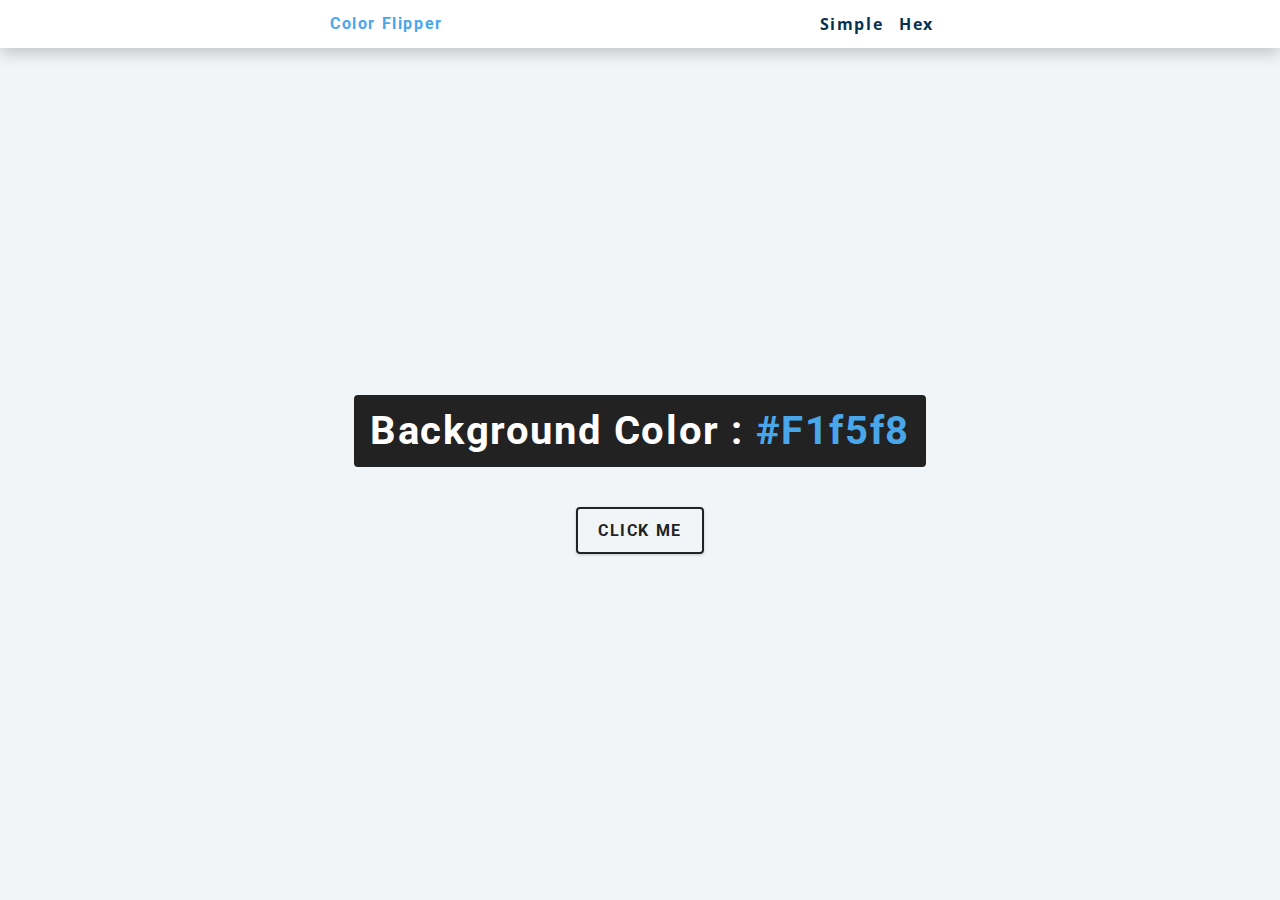
<file: Color_picker/index.html>
<!DOCTYPE html>
<html lang="en">
  <head>
    <meta charset="UTF-8" />
    <meta name="viewport" content="width=device-width, initial-scale=1.0" />
    <title>Color_picker</title>
    <link rel="stylesheet" href="style.css" />
  </head>
  <body>
    <nav>
      <div class="nav-center">
        <h4>color flipper</h4>
        <ul class="nav-links">
          <li>
            <a href="index.html">simple</a>
          </li>
          <li>
            <a href="hex.html">hex</a>
          </li>
        </ul>
      </div>
    </nav>

    <main>
      <div class="container">
        <h2>background color : <span class="color"> #f1f5f8 </span></h2>
        <button class="btn btn-hero" id="btn">click me</button>
      </div>
    </main>
    <script src="app.js"></script>
  </body>
</html>
</file>
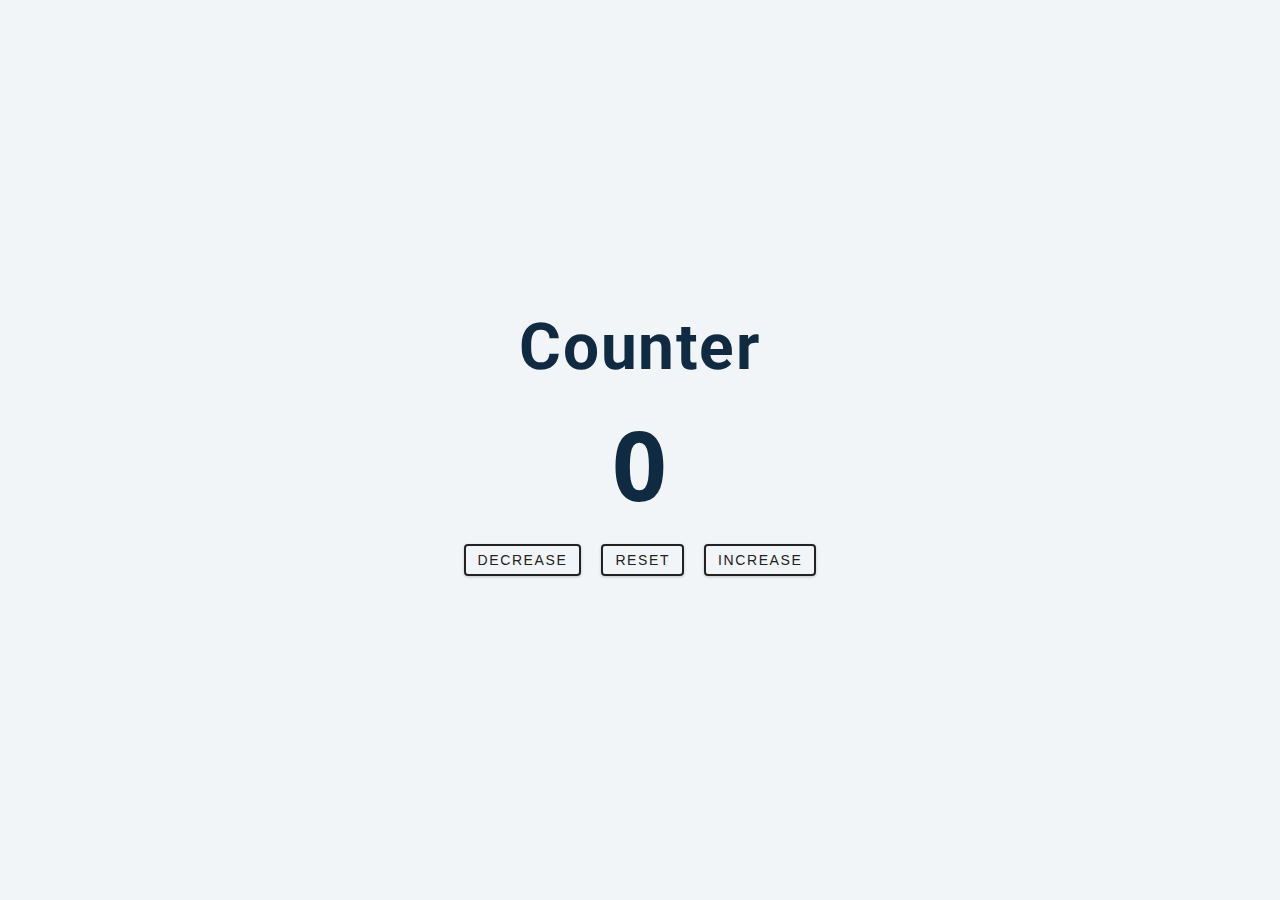
<file: Counter/index.html>
<!DOCTYPE html>
<html lang="en">
  <head>
    <meta charset="UTF-8" />
    <meta name="viewport" content="width=device-width, initial-scale=1.0" />
    <title>Counter</title>

    <!-- styles -->
    <link rel="stylesheet" href="style.css" />
  </head>
  <body>
    <main>
        <div class="container">
            <h1>Counter</h1>
            <span id="value">0</span>
            <div class="button-container">
                <button class="btn decrease">decrease</button>
                <button class="btn reset">reset</button>
                <button class="btn increase">increase</button>
            </div>
        </div>
    </main>
    <script src="app.js"></script>
  </body>
</html>
</file>
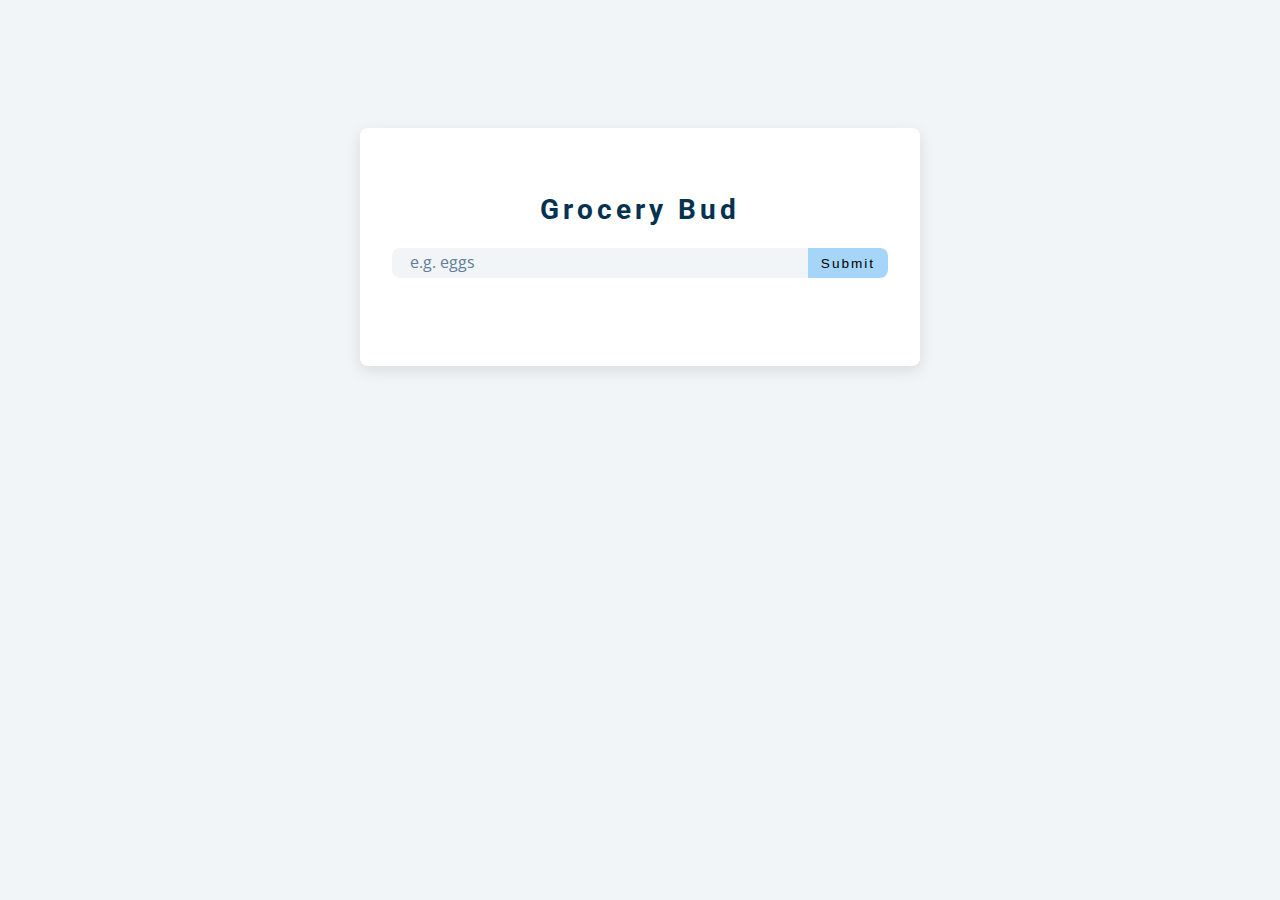
<file: Grocery/index.html>
<!DOCTYPE html>
<html lang="en">
  <head>
    <meta charset="UTF-8" />
    <meta name="viewport" content="width=device-width, initial-scale=1.0" />
    <title>Grocery Bud</title>
    <!-- font-awesome -->
    <link
      rel="stylesheet"
      href="https://cdnjs.cloudflare.com/ajax/libs/font-awesome/5.14.0/css/all.min.css"
    />
    <!-- styles -->
    <link rel="stylesheet" href="styles.css" />
  </head>
  <body>
    <section class="section-center">
      <!-- form -->
      <form class="grocery-form">
        <p class="alert"></p>
        <h3>grocery bud</h3>
        <div class="form-control">
          <input type="text" id="grocery" placeholder="e.g. eggs" />
          <button type="submit" class="submit-btn">submit</button>
        </div>
      </form>
      <!-- list -->
      <div class="grocery-container">
        <div class="grocery-list">
          
        </div>
        <button class="clear-btn">clear items</button>
      </div>
    </section>
    <!-- javascript -->
    <script src="app.js"></script>
  </body>
</html>
</file>
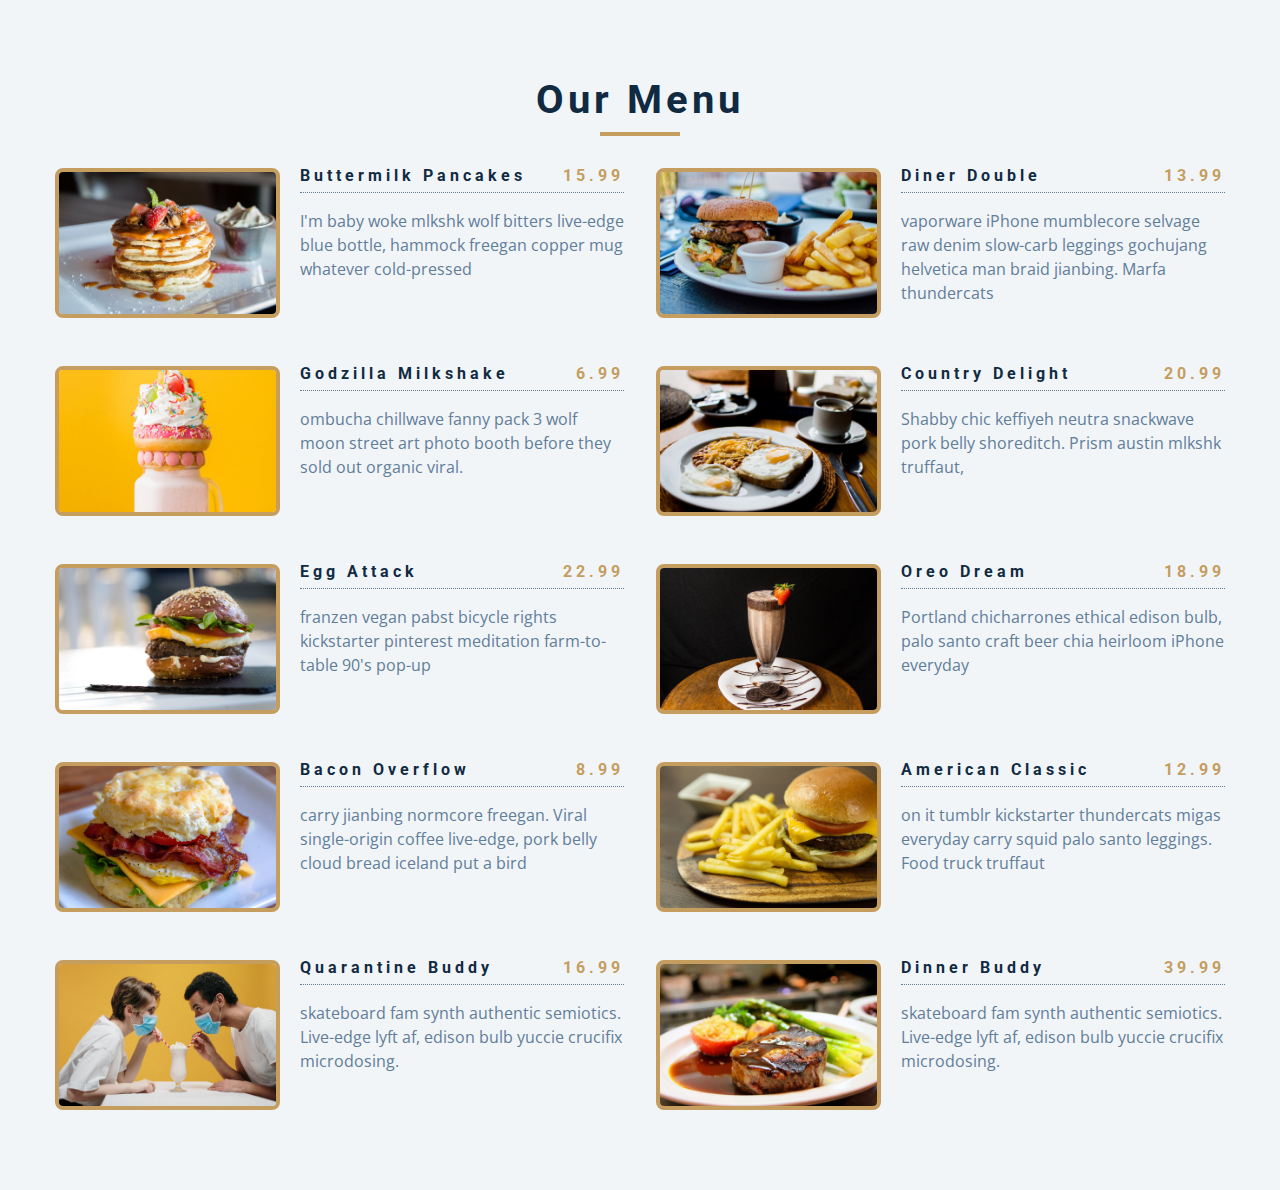
<file: Menu/index.html>
<!DOCTYPE html>
<html lang="en">
  <head>
    <meta charset="UTF-8" />
    <meta name="viewport" content="width=device-width, initial-scale=1.0" />
    <title>Starter</title>
    <!-- font-awesome -->
    <link
      rel="stylesheet"
      href="https://cdnjs.cloudflare.com/ajax/libs/font-awesome/5.14.0/css/all.min.css"
    />
    <!-- styles -->
    <link rel="stylesheet" href="styles.css" />
  </head>
  <body>
    <section class="menu">
      <div class="title">
        <h2>our menu</h2>
        <div class="underline"></div>
      </div>

      <!-- Category -->
      <!-- <div class="btn-container">
        <button class="filter-btn" type="button" data-id="all">all</button>
        <button class="filter-btn" type="button" data-id="breakfast">breakfast</button>
        <button class="filter-btn" type="button" data-id="lunch">lunch</button>
        <button class="filter-btn" type="button" data-id="shakes">shakes</button>
      </div> -->



      <!-- Menu items -->
      <div class="section-center">
        <!-- <article class="menu-item">
          <img src="./menu-item.jpeg" class="photo" alt="menu-item" />
          <div class="item-info">
            <header>
              <h4>buttermilk pancakes</h4>
              <h4 class="price">$15</h4>
            </header>
            <p class="item-text">
              Lorem ipsum dolor sit amet, is impedit autem! Velit libero perspiciatis nemo
              eaque quos esse! Unde cum eius vitae molestias a, ullam quia nemo?
            </p>
          </div>
        </article> -->
      </div>
    </section>
    <!-- javascript -->
    <script src="app.js"></script>
  </body>
</html>
</file>
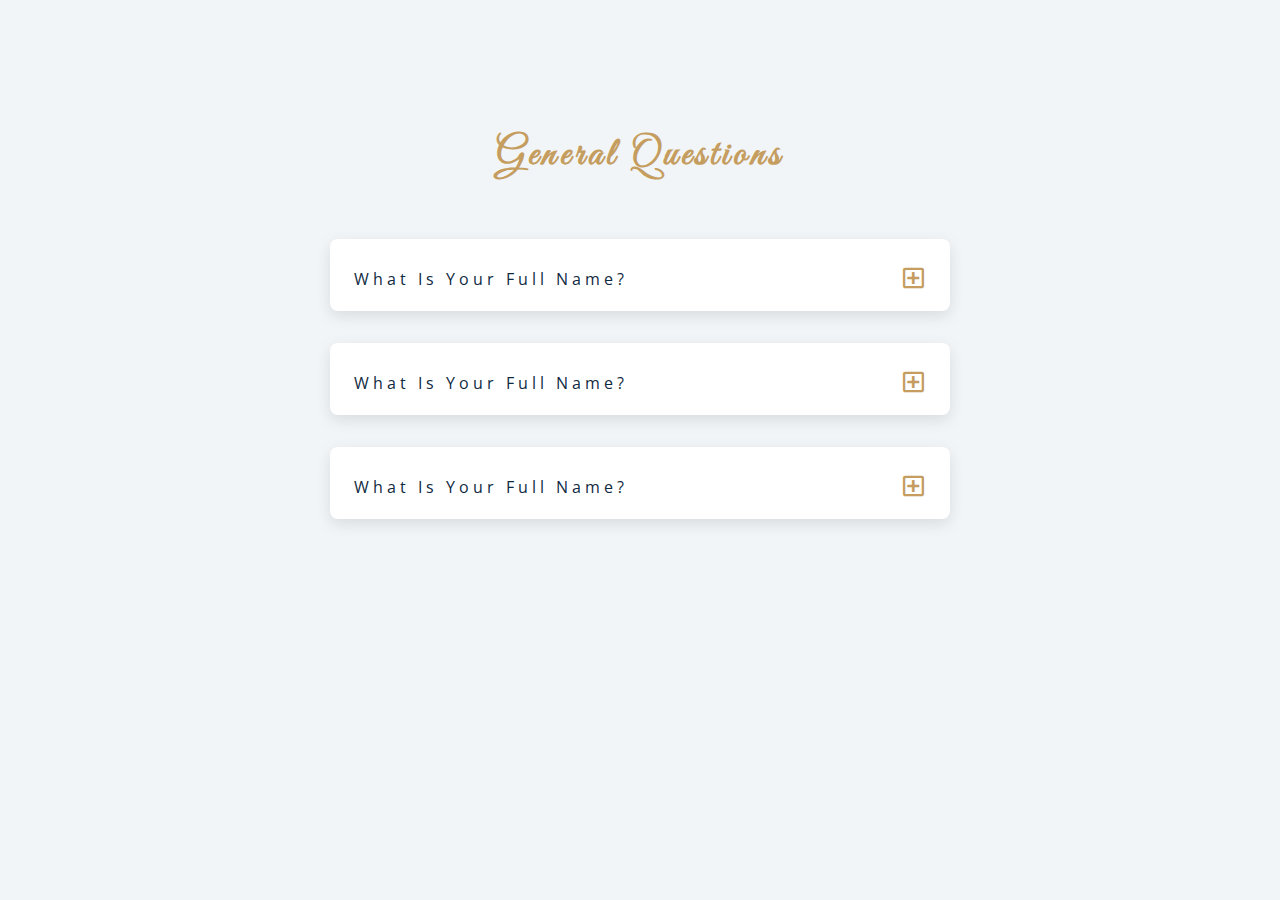
<file: Questions/index.html>
<!DOCTYPE html>
<html lang="en">
  <head>
    <meta charset="UTF-8" />
    <meta name="viewport" content="width=device-width, initial-scale=1.0" />
    <title>Q & A</title>
    <!-- font-awesome -->
    <link
      rel="stylesheet"
      href="https://cdnjs.cloudflare.com/ajax/libs/font-awesome/5.14.0/css/all.min.css"
    />
    <!-- extra fonts -->
    <link
      href="https://fonts.googleapis.com/css?family=Great+Vibes&display=swap"
      rel="stylesheet"
    />
    <!-- styles -->
    <link rel="stylesheet" href="styles.css" />
  </head>
  <body>
    <section class="questions">
      <div class="title">
        <h2>general questions</h2>
      </div>
      <div class="section-center">
        <article class="question">
          <div class="question-title">
            <p>what is your full name?</p>
            <button type="button" class="question-btn">
              <span class="plus-icon">
                <i class="far fa-plus-square"> </i>
              </span>
              <span class="minus-icon">
                <i class="far fa-minus-square"> </i>
              </span>
            </button>
          </div>
          <div class="question-text">
            <p>
              Lorem ipsum dolor, sit amet consectetur adipisicing elit. Illo
              minima sunt eos, commodi ab ipsum vitae rerum ipsa! Esse
              laboriosam nulla quisquam pariatur error beatae minus excepturi id
              accusamus temporibus. Dolorum hic earum cumque optio ex esse sit
              fuga nihil cum possimus ipsum enim veritatis molestia
            </p>
          </div>
        </article>
        <article class="question">
          <div class="question-title">
            <p>what is your full name?</p>
            <button type="button" class="question-btn">
              <span class="plus-icon">
                <i class="far fa-plus-square"> </i>
              </span>
              <span class="minus-icon">
                <i class="far fa-minus-square"> </i>
              </span>
            </button>
          </div>
          <div class="question-text">
            <p>
              Lorem ipsum dolor, sit amet consectetur adipisicing elit. Illo
              minima sunt eos, commodi ab ipsum vitae rerum ipsa! Esse
              laboriosam nulla quisquam pariatur error beatae minus excepturi id
              accusamus temporibus. Dolorum hic earum cumque optio ex esse sit
              fuga nihil cum possimus ipsum enim veritatis molestia
            </p>
          </div>
        </article>
        <article class="question">
          <div class="question-title">
            <p>what is your full name?</p>
            <button type="button" class="question-btn">
              <span class="plus-icon">
                <i class="far fa-plus-square"> </i>
              </span>
              <span class="minus-icon">
                <i class="far fa-minus-square"> </i>
              </span>
            </button>
          </div>
          <div class="question-text">
            <p>
              Lorem ipsum dolor, sit amet consectetur adipisicing elit. Illo
              minima sunt eos, commodi ab ipsum vitae rerum ipsa! Esse
              laboriosam nulla quisquam pariatur error beatae minus excepturi id
              accusamus temporibus. Dolorum hic earum cumque optio ex esse sit
              fuga nihil cum possimus ipsum enim veritatis molestia
            </p>
          </div>
        </article>
      </div>
    </section>
    <!-- javascript -->
    <script src="app.js"></script>
  </body>
</html>
</file>
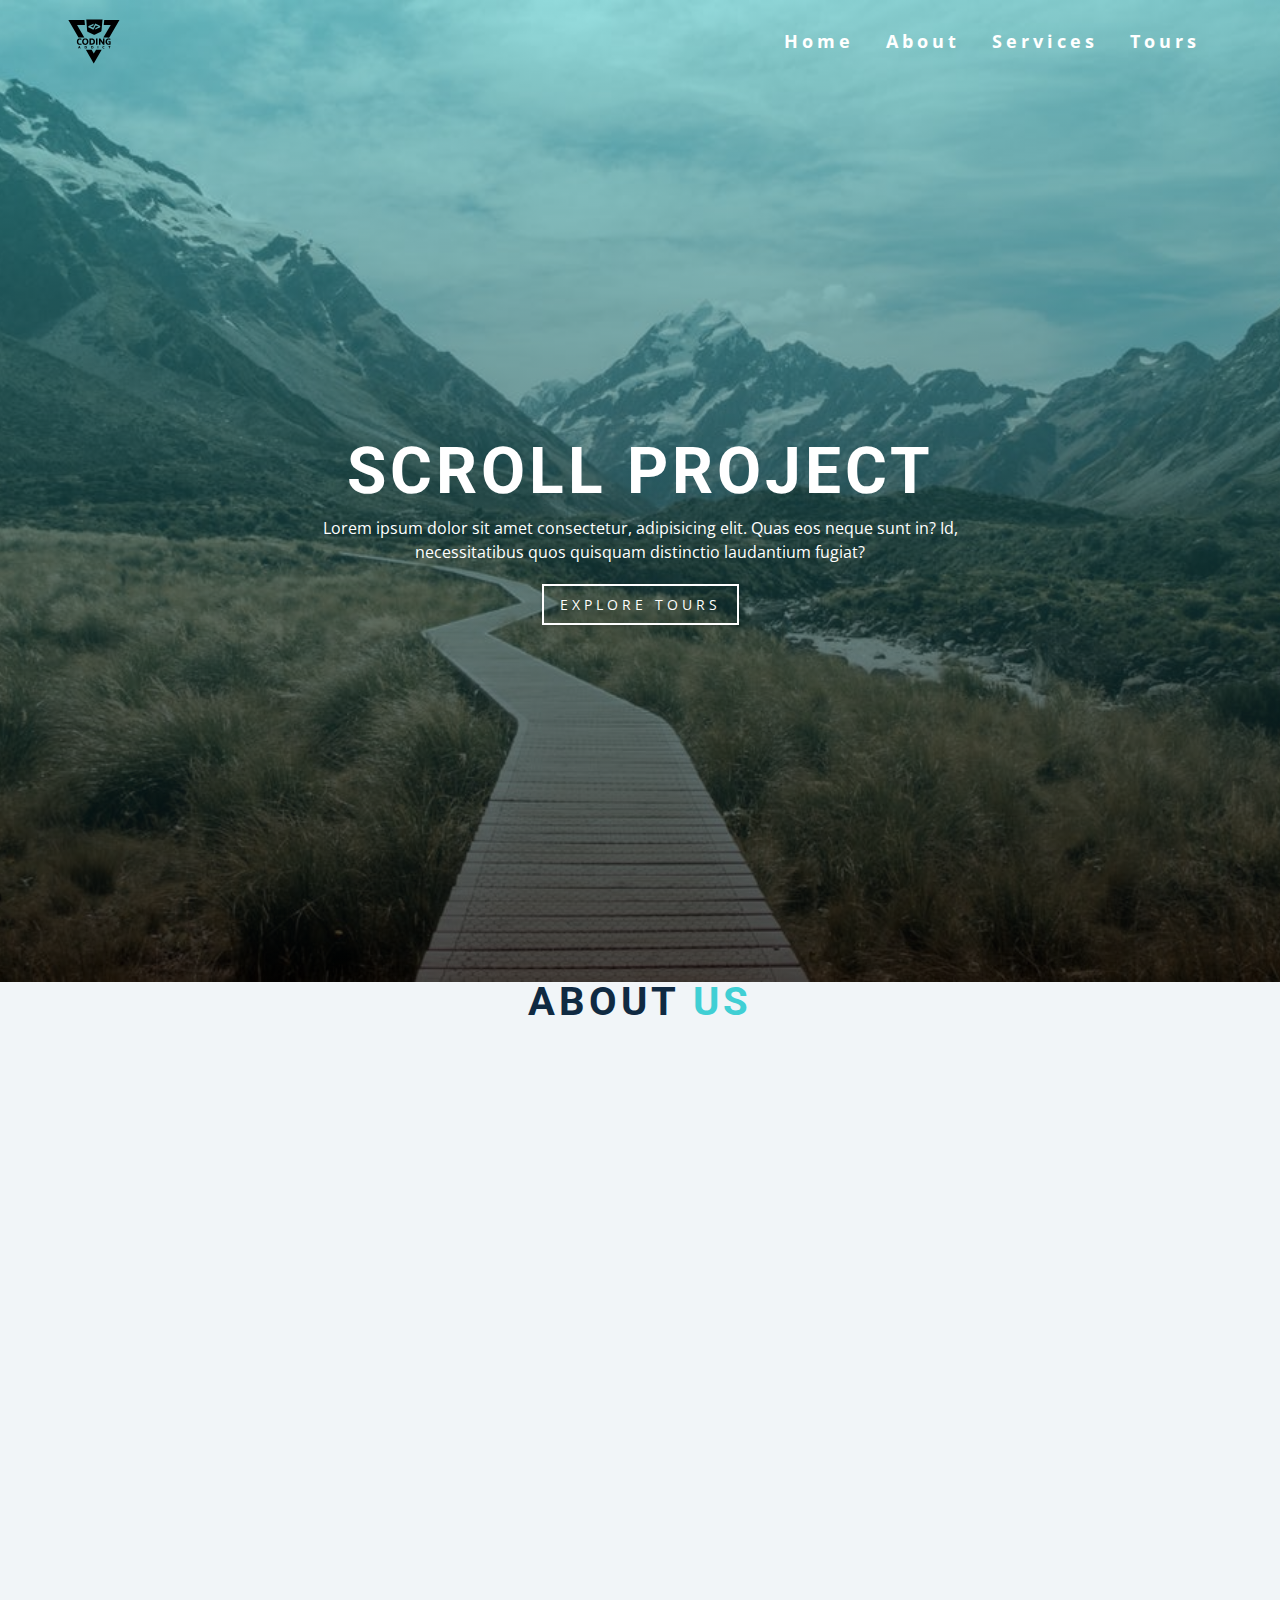
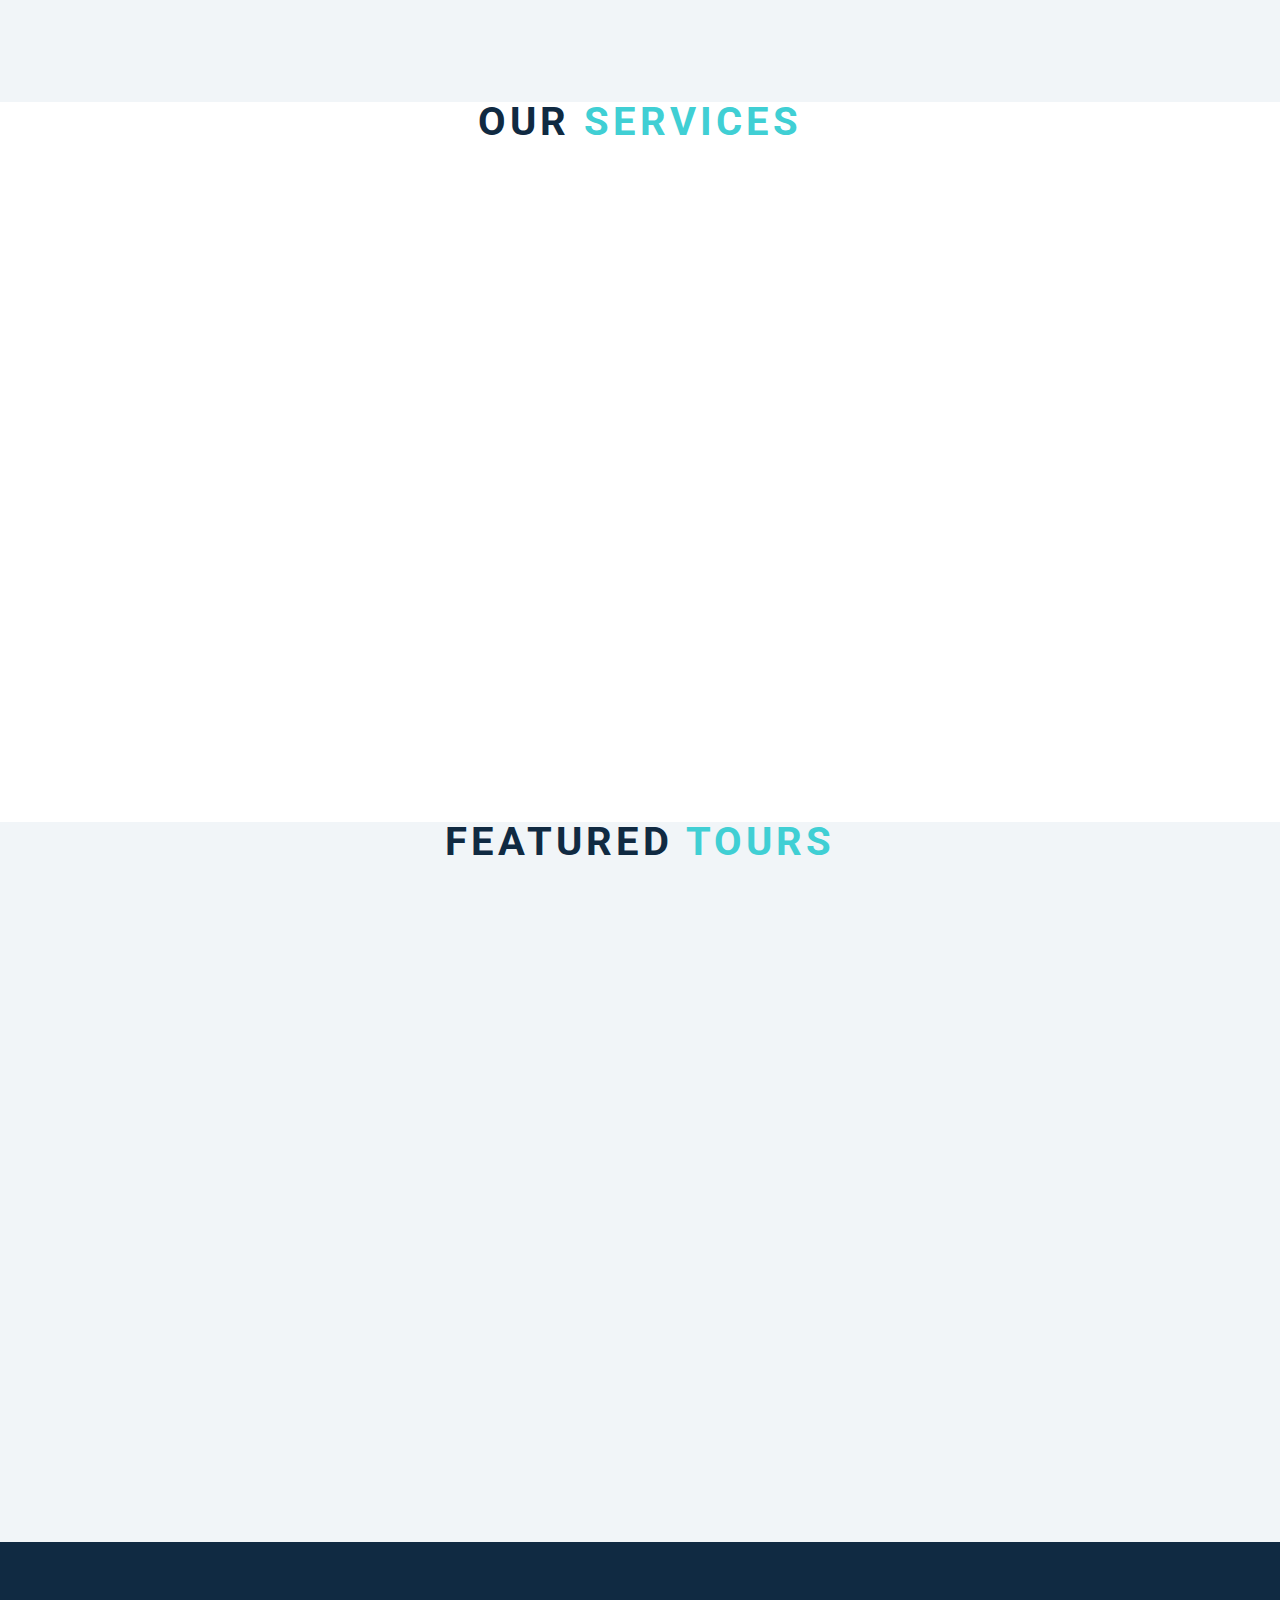
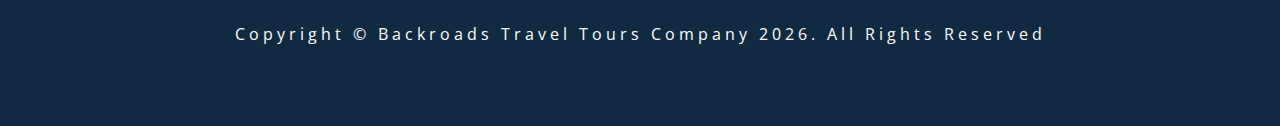
<file: Scroll/index.html>
<!DOCTYPE html>
<html lang="en">
  <head>
    <meta charset="UTF-8" />
    <meta name="viewport" content="width=device-width, initial-scale=1.0" />
    <title>Scroll</title>
    <!-- font-awesome -->
    <link
      rel="stylesheet"
      href="https://cdnjs.cloudflare.com/ajax/libs/font-awesome/5.14.0/css/all.min.css"
    />
    <!-- styles -->
    <link rel="stylesheet" href="styles.css" />
  </head>
  <body>
    <header id="home">
      <!-- navbar -->
      <nav id="nav">
        <div class="nav-center">
          <!-- nav header -->
          <div class="nav-header">
            <img src="./logo.svg" class="logo" alt="logo" />
            <button class="nav-toggle">
              <i class="fas fa-bars"></i>
            </button>
          </div>
          <!-- links -->
          <div class="links-container">
            <ul class="links">
              <li>
                <a href="#home" class="scroll-link">home</a>
              </li>
              <li>
                <a href="#about" class="scroll-link">about</a>
              </li>
              <li>
                <a href="#services" class="scroll-link">services</a>
              </li>
              <li>
                <a href="#tours" class="scroll-link">tours</a>
              </li>
            </ul>
          </div>
        </div>
      </nav>
      <!-- banner -->
      <div class="banner">
        <div class="container">
          <h1>scroll project</h1>
          <p>
            Lorem ipsum dolor sit amet consectetur, adipisicing elit. Quas eos
            neque sunt in? Id, necessitatibus quos quisquam distinctio
            laudantium fugiat?
          </p>
          <a href="#tours" class="scroll-link btn btn-white">explore tours</a>
        </div>
      </div>
    </header>
    <!-- about -->
    <section id="about" class="section">
      <div class="title">
        <h2>about <span>us</span></h2>
      </div>
    </section>
    <!-- services -->
    <section id="services" class="section">
      <div class="title">
        <h2>our <span>services</span></h2>
      </div>
    </section>
    <!-- contact -->
    <section id="tours" class="section">
      <div class="title">
        <h2>featured <span>tours</span></h2>
      </div>
    </section>
    <!-- footer -->
    <footer class="section">
      <p>
        copyright &copy; backroads travel tours company
        <span id="date"></span>. all rights reserved
      </p>
    </footer>
    <a class="scroll-link top-link" href="#home">
      <i class="fas fa-arrow-up"></i>
    </a>
    <!-- javascript -->
    <script src="app.js"></script>
  </body>
</html>
</file>
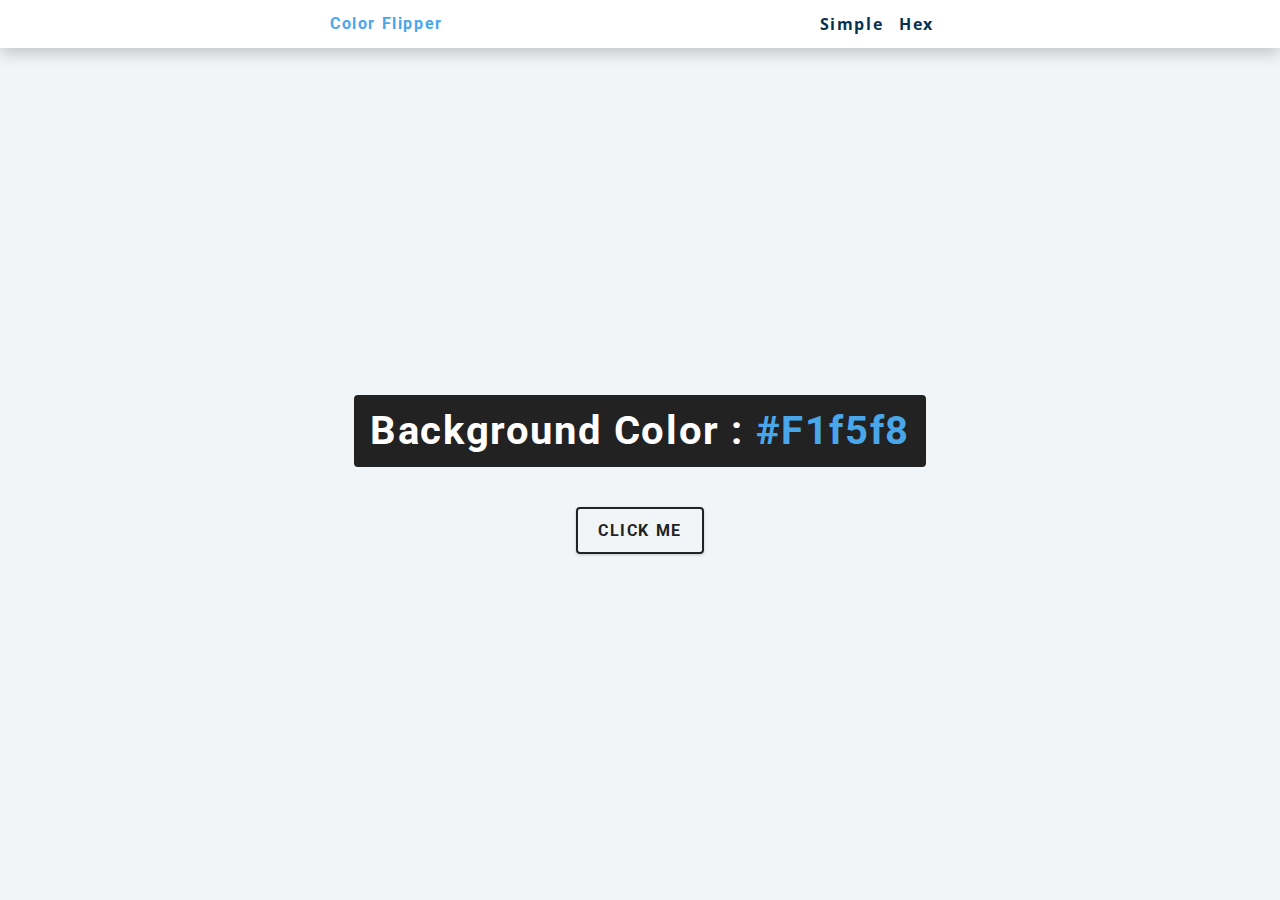
<file: Color_picker/hex.html>
<!DOCTYPE html>
<html lang="en">
  <head>
    <meta charset="UTF-8" />
    <meta name="viewport" content="width=device-width, initial-scale=1.0" />
    <title>Color Flipper || Hex</title>

    <!-- styles -->
    
    <link rel="stylesheet" href="style.css" />
  </head>

  <body>
    <nav>
      <div class="nav-center">
        <h4>color flipper</h4>
        <ul class="nav-links">
          <li><a href="index.html">simple</a></li>
          <li><a href="hex.html">hex</a></li>
        </ul>
      </div>
    </nav>
    <main>
      <div class="container">
        <h2>background color : <span class="color">#f1f5f8</span></h2>
        <button class="btn btn-hero" id="btn">click me</button>
      </div>
    </main>
    <!-- javascript -->
    <script src="hex.js"></script>
  </body>
</html>
</file>
<file: Color_picker/style.css>
/*
=============== 
Fonts
===============
*/
@import url("https://fonts.googleapis.com/css?family=Open+Sans|Roboto:400,700&display=swap");

/*
=============== 
Variables
===============
*/

:root {
  /* dark shades of primary color*/
  --clr-primary-1: hsl(205, 86%, 17%);
  --clr-primary-2: hsl(205, 77%, 27%);
  --clr-primary-3: hsl(205, 72%, 37%);
  --clr-primary-4: hsl(205, 63%, 48%);
  /* primary/main color */
  --clr-primary-5: hsl(205, 78%, 60%);
  /* lighter shades of primary color */
  --clr-primary-6: hsl(205, 89%, 70%);
  --clr-primary-7: hsl(205, 90%, 76%);
  --clr-primary-8: hsl(205, 86%, 81%);
  --clr-primary-9: hsl(205, 90%, 88%);
  --clr-primary-10: hsl(205, 100%, 96%);
  /* darkest grey - used for headings */
  --clr-grey-1: hsl(209, 61%, 16%);
  --clr-grey-2: hsl(211, 39%, 23%);
  --clr-grey-3: hsl(209, 34%, 30%);
  --clr-grey-4: hsl(209, 28%, 39%);
  /* grey used for paragraphs */
  --clr-grey-5: hsl(210, 22%, 49%);
  --clr-grey-6: hsl(209, 23%, 60%);
  --clr-grey-7: hsl(211, 27%, 70%);
  --clr-grey-8: hsl(210, 31%, 80%);
  --clr-grey-9: hsl(212, 33%, 89%);
  --clr-grey-10: hsl(210, 36%, 96%);
  --clr-white: #fff;
  --clr-red-dark: hsl(360, 67%, 44%);
  --clr-red-light: hsl(360, 71%, 66%);
  --clr-green-dark: hsl(125, 67%, 44%);
  --clr-green-light: hsl(125, 71%, 66%);
  --clr-black: #222;
  --ff-primary: "Roboto", sans-serif;
  --ff-secondary: "Open Sans", sans-serif;
  --transition: all 0.3s linear;
  --spacing: 0.1rem;
  --radius: 0.25rem;
  --light-shadow: 0 5px 15px rgba(0, 0, 0, 0.1);
  --dark-shadow: 0 5px 15px rgba(0, 0, 0, 0.2);
  --max-width: 1170px;
  --fixed-width: 620px;
}
/*
=============== 
Global Styles
===============
*/

*,
::after,
::before {
  margin: 0;
  padding: 0;
  box-sizing: border-box;
}
body {
  font-family: var(--ff-secondary);
  background: var(--clr-grey-10);
  color: var(--clr-grey-1);
  line-height: 1.5;
  font-size: 0.875rem;
}
ul {
  list-style-type: none;
}
a {
  text-decoration: none;
}
h1,
h2,
h3,
h4 {
  letter-spacing: var(--spacing);
  text-transform: capitalize;
  line-height: 1.25;
  margin-bottom: 0.75rem;
  font-family: var(--ff-primary);
}
h1 {
  font-size: 3rem;
}
h2 {
  font-size: 2rem;
}
h3 {
  font-size: 1.25rem;
}
h4 {
  font-size: 0.875rem;
}
p {
  margin-bottom: 1.25rem;
  color: var(--clr-grey-5);
}
@media screen and (min-width: 800px) {
  h1 {
    font-size: 4rem;
  }
  h2 {
    font-size: 2.5rem;
  }
  h3 {
    font-size: 1.75rem;
  }
  h4 {
    font-size: 1rem;
  }
  body {
    font-size: 1rem;
  }
  h1,
  h2,
  h3,
  h4 {
    line-height: 1;
  }
}
/*  global classes */

/* section */
.section {
  padding: 5rem 0;
}

.section-center {
  width: 90vw;
  margin: 0 auto;
  max-width: 1170px;
}
@media screen and (min-width: 992px) {
  .section-center {
    width: 95vw;
  }
}
main {
  min-height: 100vh;
  display: grid;
  place-items: center;
}

/*
=============== 
Nav
===============
*/
nav {
  background: var(--clr-white);
  height: 3rem;
  display: grid;
  align-items: center;
  box-shadow: var(--dark-shadow);
}
.nav-center {
  width: 90vw;
  max-width: var(--fixed-width);
  margin: 0 auto;
  display: flex;
  align-items: center;
  justify-content: space-between;
}
.nav-center h4 {
  margin-bottom: 0;
  color: var(--clr-primary-5);
}
.nav-links {
  display: flex;
}
nav a {
  text-transform: capitalize;
  font-weight: 700;
  font-size: 1rem;
  color: var(--clr-primary-1);
  letter-spacing: var(--spacing);
  margin-right: 1rem;
}
nav a:hover {
  color: var(--clr-primary-5);
}
/*
=============== 
Container
===============
*/
main {
  min-height: calc(100vh - 3rem);
  display: grid;
  place-items: center;
}
.container {
  text-align: center;
}
.container h2 {
  background: var(--clr-black);
  color: var(--clr-white);
  padding: 1rem;
  border-radius: var(--radius);
  margin-bottom: 2.5rem;
}
.color {
  color: var(--clr-primary-5);
}
.btn-hero {
  font-family: var(--ff-primary);
  text-transform: uppercase;
  background: transparent;
  color: var(--clr-black);
  letter-spacing: var(--spacing);
  display: inline-block;
  font-weight: 700;
  transition: var(--transition);
  border: 2px solid var(--clr-black);
  cursor: pointer;
  box-shadow: 0 1px 3px rgba(0, 0, 0, 0.2);
  border-radius: var(--radius);
  font-size: 1rem;
  padding: 0.75rem 1.25rem;
}
.btn-hero:hover {
  color: var(--clr-white);
  background: var(--clr-black);
}
</file>
<file: Counter/style.css>
/*
=============== 
Fonts
===============
*/
@import url("https://fonts.googleapis.com/css?family=Open+Sans|Roboto:400,700&display=swap");

/*
=============== 
Variables
===============
*/

:root {
  /* dark shades of primary color*/
  --clr-primary-1: hsl(205, 86%, 17%);
  --clr-primary-2: hsl(205, 77%, 27%);
  --clr-primary-3: hsl(205, 72%, 37%);
  --clr-primary-4: hsl(205, 63%, 48%);
  /* primary/main color */
  --clr-primary-5: hsl(205, 78%, 60%);
  /* lighter shades of primary color */
  --clr-primary-6: hsl(205, 89%, 70%);
  --clr-primary-7: hsl(205, 90%, 76%);
  --clr-primary-8: hsl(205, 86%, 81%);
  --clr-primary-9: hsl(205, 90%, 88%);
  --clr-primary-10: hsl(205, 100%, 96%);
  /* darkest grey - used for headings */
  --clr-grey-1: hsl(209, 61%, 16%);
  --clr-grey-2: hsl(211, 39%, 23%);
  --clr-grey-3: hsl(209, 34%, 30%);
  --clr-grey-4: hsl(209, 28%, 39%);
  /* grey used for paragraphs */
  --clr-grey-5: hsl(210, 22%, 49%);
  --clr-grey-6: hsl(209, 23%, 60%);
  --clr-grey-7: hsl(211, 27%, 70%);
  --clr-grey-8: hsl(210, 31%, 80%);
  --clr-grey-9: hsl(212, 33%, 89%);
  --clr-grey-10: hsl(210, 36%, 96%);
  --clr-white: #fff;
  --clr-red-dark: hsl(360, 67%, 44%);
  --clr-red-light: hsl(360, 71%, 66%);
  --clr-green-dark: hsl(125, 67%, 44%);
  --clr-green-light: hsl(125, 71%, 66%);
  --clr-black: #222;
  --ff-primary: "Roboto", sans-serif;
  --ff-secondary: "Open Sans", sans-serif;
  --transition: all 0.3s linear;
  --spacing: 0.1rem;
  --radius: 0.25rem;
  --light-shadow: 0 5px 15px rgba(0, 0, 0, 0.1);
  --dark-shadow: 0 5px 15px rgba(0, 0, 0, 0.2);
  --max-width: 1170px;
  --fixed-width: 620px;
}
/*
=============== 
Global Styles
===============
*/

*,
::after,
::before {
  margin: 0;
  padding: 0;
  box-sizing: border-box;
}
body {
  font-family: var(--ff-secondary);
  background: var(--clr-grey-10);
  color: var(--clr-grey-1);
  line-height: 1.5;
  font-size: 0.875rem;
}
ul {
  list-style-type: none;
}
a {
  text-decoration: none;
}
h1,
h2,
h3,
h4 {
  letter-spacing: var(--spacing);
  text-transform: capitalize;
  line-height: 1.25;
  margin-bottom: 0.75rem;
  font-family: var(--ff-primary);
}
h1 {
  font-size: 3rem;
}
h2 {
  font-size: 2rem;
}
h3 {
  font-size: 1.25rem;
}
h4 {
  font-size: 0.875rem;
}
p {
  margin-bottom: 1.25rem;
  color: var(--clr-grey-5);
}
@media screen and (min-width: 800px) {
  h1 {
    font-size: 4rem;
  }
  h2 {
    font-size: 2.5rem;
  }
  h3 {
    font-size: 1.75rem;
  }
  h4 {
    font-size: 1rem;
  }
  body {
    font-size: 1rem;
  }
  h1,
  h2,
  h3,
  h4 {
    line-height: 1;
  }
}
/*  global classes */

/* section */
.section {
  padding: 5rem 0;
}

.section-center {
  width: 90vw;
  margin: 0 auto;
  max-width: 1170px;
}
@media screen and (min-width: 992px) {
  .section-center {
    width: 95vw;
  }
}
main {
  min-height: 100vh;
  display: grid;
  place-items: center;
}

/*
=============== 
Counter
===============
*/

main {
  min-height: 100vh;
  display: grid;
  place-items: center;
}
.container {
  text-align: center;
}
#value {
  font-size: 6rem;
  font-weight: bold;
}
.btn {
  text-transform: uppercase;
  background: transparent;
  color: var(--clr-black);
  padding: 0.375rem 0.75rem;
  letter-spacing: var(--spacing);
  display: inline-block;
  transition: var(--transition);
  font-size: 0.875rem;
  border: 2px solid var(--clr-black);
  cursor: pointer;
  box-shadow: 0 1px 3px rgba(0, 0, 0, 0.2);
  border-radius: var(--radius);
  margin: 0.5rem;
}
.btn:hover {
  color: var(--clr-white);
  background: var(--clr-black);
}
</file>
<file: Grocery/styles.css>
/*
=============== 
Fonts
===============
*/
@import url("https://fonts.googleapis.com/css?family=Open+Sans|Roboto:400,700&display=swap");

/*
=============== 
Variables
===============
*/

:root {
  /* dark shades of primary color*/
  --clr-primary-1: hsl(205, 86%, 17%);
  --clr-primary-2: hsl(205, 77%, 27%);
  --clr-primary-3: hsl(205, 72%, 37%);
  --clr-primary-4: hsl(205, 63%, 48%);
  /* primary/main color */
  --clr-primary-5: #49a6e9;
  /* lighter shades of primary color */
  --clr-primary-6: hsl(205, 89%, 70%);
  --clr-primary-7: hsl(205, 90%, 76%);
  --clr-primary-8: hsl(205, 86%, 81%);
  --clr-primary-9: hsl(205, 90%, 88%);
  --clr-primary-10: hsl(205, 100%, 96%);
  /* darkest grey - used for headings */
  --clr-grey-1: hsl(209, 61%, 16%);
  --clr-grey-2: hsl(211, 39%, 23%);
  --clr-grey-3: hsl(209, 34%, 30%);
  --clr-grey-4: hsl(209, 28%, 39%);
  /* grey used for paragraphs */
  --clr-grey-5: hsl(210, 22%, 49%);
  --clr-grey-6: hsl(209, 23%, 60%);
  --clr-grey-7: hsl(211, 27%, 70%);
  --clr-grey-8: hsl(210, 31%, 80%);
  --clr-grey-9: hsl(212, 33%, 89%);
  --clr-grey-10: hsl(210, 36%, 96%);
  --clr-white: #fff;
  --clr-red-dark: hsl(360, 67%, 44%);
  --clr-red-light: hsl(360, 71%, 66%);
  --clr-green-dark: hsl(125, 67%, 44%);
  --clr-green-light: hsl(125, 71%, 66%);
  --clr-black: #222;
  --ff-primary: "Roboto", sans-serif;
  --ff-secondary: "Open Sans", sans-serif;
  --transition: all 0.3s linear;
  --spacing: 0.25rem;
  --radius: 0.5rem;
  --light-shadow: 0 5px 15px rgba(0, 0, 0, 0.1);
  --dark-shadow: 0 5px 15px rgba(0, 0, 0, 0.2);
  --max-width: 1170px;
  --fixed-width: 620px;
}
/*
=============== 
Global Styles
===============
*/

*,
::after,
::before {
  margin: 0;
  padding: 0;
  box-sizing: border-box;
}
body {
  font-family: var(--ff-secondary);
  background: var(--clr-grey-10);
  color: var(--clr-grey-1);
  line-height: 1.5;
  font-size: 0.875rem;
}
ul {
  list-style-type: none;
}
a {
  text-decoration: none;
}
img:not(.logo) {
  width: 100%;
}
img {
  display: block;
}

h1,
h2,
h3,
h4 {
  letter-spacing: var(--spacing);
  text-transform: capitalize;
  line-height: 1.25;
  margin-bottom: 0.75rem;
  font-family: var(--ff-primary);
}
h1 {
  font-size: 3rem;
}
h2 {
  font-size: 2rem;
}
h3 {
  font-size: 1.25rem;
}
h4 {
  font-size: 0.875rem;
}
p {
  margin-bottom: 1.25rem;
  color: var(--clr-grey-5);
}
@media screen and (min-width: 800px) {
  h1 {
    font-size: 4rem;
  }
  h2 {
    font-size: 2.5rem;
  }
  h3 {
    font-size: 1.75rem;
  }
  h4 {
    font-size: 1rem;
  }
  body {
    font-size: 1rem;
  }
  h1,
  h2,
  h3,
  h4 {
    line-height: 1;
  }
}
/*  global classes */

.btn {
  text-transform: uppercase;
  background: transparent;
  color: var(--clr-black);
  padding: 0.375rem 0.75rem;
  letter-spacing: var(--spacing);
  display: inline-block;
  transition: var(--transition);
  font-size: 0.875rem;
  border: 2px solid var(--clr-black);
  cursor: pointer;
  box-shadow: 0 1px 3px rgba(0, 0, 0, 0.2);
  border-radius: var(--radius);
}
.btn:hover {
  color: var(--clr-white);
  background: var(--clr-black);
}
/* section */
.section {
  padding: 5rem 0;
}

.section-center {
  width: 90vw;
  margin: 0 auto;
  max-width: 35rem;
  margin-top: 8rem;
}
@media screen and (min-width: 992px) {
  .section-center {
    width: 95vw;
  }
}
main {
  min-height: 100vh;
  display: grid;
  place-items: center;
}
/*
=============== 
Grocery List
===============
*/
.section-center {
  background: var(--clr-white);
  border-radius: var(--radius);
  box-shadow: var(--light-shadow);
  transition: var(--transition);
  padding: 2rem;
}
.section-center:hover {
  box-shadow: var(--dark-shadow);
}
.alert {
  margin-bottom: 1rem;
  height: 1.25rem;
  display: grid;
  align-items: center;
  text-align: center;
  font-size: 0.7rem;
  border-radius: 0.25rem;
  letter-spacing: var(--spacing);
  text-transform: capitalize;
}
.alert-danger {
  color: #721c24;
  background: #f8d7da;
}
.alert-success {
  color: #155724;
  background: #d4edda;
}
.grocery-form h3 {
  color: var(--clr-primary-1);
  margin-bottom: 1.5rem;
  text-align: center;
}
.form-control {
  display: flex;
  justify-content: center;
}
#grocery {
  padding: 0.25rem;
  padding-left: 1rem;
  background: var(--clr-grey-10);
  border-top-left-radius: var(--radius);
  border-bottom-left-radius: var(--radius);
  border-color: transparent;
  font-size: 1rem;
  flex: 1 0 auto;
  color: var(--clr-grey-5);
}
#grocery::placeholder {
  font-family: var(--ff-secondary);
  color: var(--clr-grey-5);
}
.submit-btn {
  background: var(--clr-primary-8);
  border-color: transparent;
  flex: 0 0 5rem;
  display: grid;
  align-items: center;
  padding: 0.25rem;
  text-transform: capitalize;
  letter-spacing: 2px;
  border-top-right-radius: var(--radius);
  border-bottom-right-radius: var(--radius);
  cursor: pointer;
  content: var(--clr-primary-5);
  transition: var(--transition);
  font-size: 0.85rem;
}
.submit-btn:hover {
  background: var(--clr-primary-5);
  color: var(--clr-white);
}

.grocery-container {
  margin-top: 2rem;
  transition: var(--transition);
  visibility: hidden;
}
.show-container {
  visibility: visible;
}
.grocery-item {
  display: flex;
  align-items: center;
  justify-content: space-between;
  margin-bottom: 0.5rem;
  transition: var(--transition);
  padding: 0.25rem 1rem;
  border-radius: var(--radius);
  text-transform: capitalize;
}
.grocery-item:hover {
  color: var(--clr-grey-5);
  background: var(--clr-grey-10);
}
.grocery-item:hover .title {
  color: var(--clr-grey-5);
}
.title {
  margin-bottom: 0;
  color: var(--clr-grey-1);
  letter-spacing: 2px;
  transition: var(--transition);
}
.edit-btn,
.delete-btn {
  background: transparent;
  border-color: transparent;
  cursor: pointer;
  font-size: 0.7rem;
  margin: 0 0.15rem;
  transition: var(--transition);
}
.edit-btn {
  color: var(--clr-green-light);
}
.edit-btn:hover {
  color: var(--clr-green-dark);
}
.delete-btn {
  color: var(--clr-red-light);
}
.delete-btn:hover {
  color: var(--clr-red-dark);
}
.clear-btn {
  text-transform: capitalize;
  width: 10rem;
  height: 1.5rem;
  display: grid;
  align-items: center;
  background: transparent;
  border-color: transparent;
  color: var(--clr-red-light);
  margin: 0 auto;
  font-size: 0.85rem;
  letter-spacing: var(--spacing);
  cursor: pointer;
  transition: var(--transition);
  margin-top: 1.25rem;
}
.clear-btn:hover {
  color: var(--clr-red-dark);
}
</file>
<file: Menu/styles.css>
/*
=============== 
Fonts
===============
*/
@import url("https://fonts.googleapis.com/css?family=Open+Sans|Roboto:400,700&display=swap");

/*
=============== 
Variables
===============
*/

:root {
  /* dark shades of primary color*/
  --clr-primary-1: hsl(205, 86%, 17%);
  --clr-primary-2: hsl(205, 77%, 27%);
  --clr-primary-3: hsl(205, 72%, 37%);
  --clr-primary-4: hsl(205, 63%, 48%);
  /* primary/main color */
  --clr-primary-5: #49a6e9;
  /* lighter shades of primary color */
  --clr-primary-6: hsl(205, 89%, 70%);
  --clr-primary-7: hsl(205, 90%, 76%);
  --clr-primary-8: hsl(205, 86%, 81%);
  --clr-primary-9: hsl(205, 90%, 88%);
  --clr-primary-10: hsl(205, 100%, 96%);
  /* darkest grey - used for headings */
  --clr-grey-1: hsl(209, 61%, 16%);
  --clr-grey-2: hsl(211, 39%, 23%);
  --clr-grey-3: hsl(209, 34%, 30%);
  --clr-grey-4: hsl(209, 28%, 39%);
  /* grey used for paragraphs */
  --clr-grey-5: hsl(210, 22%, 49%);
  --clr-grey-6: hsl(209, 23%, 60%);
  --clr-grey-7: hsl(211, 27%, 70%);
  --clr-grey-8: hsl(210, 31%, 80%);
  --clr-grey-9: hsl(212, 33%, 89%);
  --clr-grey-10: hsl(210, 36%, 96%);
  --clr-white: #fff;
  --clr-red-dark: hsl(360, 67%, 44%);
  --clr-red-light: hsl(360, 71%, 66%);
  --clr-green-dark: hsl(125, 67%, 44%);
  --clr-green-light: hsl(125, 71%, 66%);
  --clr-gold: #c59d5f;
  --clr-black: #222;
  --ff-primary: "Roboto", sans-serif;
  --ff-secondary: "Open Sans", sans-serif;
  --transition: all 0.3s linear;
  --spacing: 0.25rem;
  --radius: 0.5rem;
  --light-shadow: 0 5px 15px rgba(0, 0, 0, 0.1);
  --dark-shadow: 0 5px 15px rgba(0, 0, 0, 0.2);
  --max-width: 1170px;
  --fixed-width: 620px;
}
/*
=============== 
Global Styles
===============
*/

*,
::after,
::before {
  margin: 0;
  padding: 0;
  box-sizing: border-box;
}
body {
  font-family: var(--ff-secondary);
  background: var(--clr-grey-10);
  color: var(--clr-grey-1);
  line-height: 1.5;
  font-size: 0.875rem;
}
ul {
  list-style-type: none;
}
a {
  text-decoration: none;
}
img:not(.logo) {
  width: 100%;
}
img {
  display: block;
}

h1,
h2,
h3,
h4 {
  letter-spacing: var(--spacing);
  text-transform: capitalize;
  line-height: 1.25;
  margin-bottom: 0.75rem;
  font-family: var(--ff-primary);
}
h1 {
  font-size: 3rem;
}
h2 {
  font-size: 2rem;
}
h3 {
  font-size: 1.25rem;
}
h4 {
  font-size: 0.875rem;
}
p {
  margin-bottom: 1.25rem;
  color: var(--clr-grey-5);
}
@media screen and (min-width: 800px) {
  h1 {
    font-size: 4rem;
  }
  h2 {
    font-size: 2.5rem;
  }
  h3 {
    font-size: 1.75rem;
  }
  h4 {
    font-size: 1rem;
  }
  body {
    font-size: 1rem;
  }
  h1,
  h2,
  h3,
  h4 {
    line-height: 1;
  }
}
/*  global classes */

.btn {
  text-transform: uppercase;
  background: transparent;
  color: var(--clr-black);
  padding: 0.375rem 0.75rem;
  letter-spacing: var(--spacing);
  display: inline-block;
  transition: var(--transition);
  font-size: 0.875rem;
  border: 2px solid var(--clr-black);
  cursor: pointer;
  box-shadow: 0 1px 3px rgba(0, 0, 0, 0.2);
  border-radius: var(--radius);
}
.btn:hover {
  color: var(--clr-white);
  background: var(--clr-black);
}
/* section */
.section {
  padding: 5rem 0;
}

main {
  min-height: 100vh;
  display: grid;
  place-items: center;
}
/*
=============== 
Menu
===============
*/

.menu {
  padding: 5rem 0;
}
.title {
  text-align: center;
  margin-bottom: 2rem;
}
.underline {
  width: 5rem;
  height: 0.25rem;
  background: var(--clr-gold);
  margin-left: auto;
  margin-right: auto;
}
.btn-container {
  margin-bottom: 4rem;
  display: flex;
  justify-content: center;
}
.filter-btn {
  background: transparent;
  border-color: var(--clr-gold);
  font-size: 1rem;
  text-transform: capitalize;
  margin: 0 0.5rem;
  letter-spacing: 1px;
  border-radius: var(--radius);
  padding: 0.375rem 0.75rem;
  color: var(--clr-gold);
  cursor: pointer;
  transition: var(--transition);
}
.filter-btn:hover {
  background: var(--clr-gold);
  color: var(--clr-white);
}
.section-center {
  width: 90vw;
  margin: 0 auto;
  max-width: 1170px;
  display: grid;
  gap: 3rem 2rem;
  justify-items: center;
}
.menu-item {
  display: grid;
  gap: 1rem 2rem;
  max-width: 25rem;
}
.photo {
  object-fit: cover;
  height: 200px;
  border: 0.25rem solid var(--clr-gold);
  border-radius: var(--radius);
}
.item-info header {
  display: flex;
  justify-content: space-between;
  border-bottom: 0.5px dotted var(--clr-grey-5);
}
.item-info h4 {
  margin-bottom: 0.5rem;
}
.price {
  color: var(--clr-gold);
}
.item-text {
  margin-bottom: 0;
  padding-top: 1rem;
}

@media screen and (min-width: 768px) {
  .menu-item {
    grid-template-columns: 225px 1fr;
    gap: 0 1.25rem;
    max-width: 40rem;
  }
  .photo {
    height: 175px;
  }
}
@media screen and (min-width: 1200px) {
  .section-center {
    width: 95vw;
    grid-template-columns: 1fr 1fr;
  }
  .photo {
    height: 150px;
  }
}
</file>
<file: Questions/styles.css>
/*
=============== 
Fonts
===============
*/
@import url("https://fonts.googleapis.com/css?family=Open+Sans|Roboto:400,700&display=swap");

/*
=============== 
Variables
===============
*/

:root {
  /* dark shades of primary color*/
  --clr-primary-1: hsl(205, 86%, 17%);
  --clr-primary-2: hsl(205, 77%, 27%);
  --clr-primary-3: hsl(205, 72%, 37%);
  --clr-primary-4: hsl(205, 63%, 48%);
  /* primary/main color */
  --clr-primary-5: #49a6e9;
  /* lighter shades of primary color */
  --clr-primary-6: hsl(205, 89%, 70%);
  --clr-primary-7: hsl(205, 90%, 76%);
  --clr-primary-8: hsl(205, 86%, 81%);
  --clr-primary-9: hsl(205, 90%, 88%);
  --clr-primary-10: hsl(205, 100%, 96%);
  /* darkest grey - used for headings */
  --clr-grey-1: hsl(209, 61%, 16%);
  --clr-grey-2: hsl(211, 39%, 23%);
  --clr-grey-3: hsl(209, 34%, 30%);
  --clr-grey-4: hsl(209, 28%, 39%);
  /* grey used for paragraphs */
  --clr-grey-5: hsl(210, 22%, 49%);
  --clr-grey-6: hsl(209, 23%, 60%);
  --clr-grey-7: hsl(211, 27%, 70%);
  --clr-grey-8: hsl(210, 31%, 80%);
  --clr-grey-9: hsl(212, 33%, 89%);
  --clr-grey-10: hsl(210, 36%, 96%);
  --clr-white: #fff;
  --clr-red-dark: hsl(360, 67%, 44%);
  --clr-red-light: hsl(360, 71%, 66%);
  --clr-green-dark: hsl(125, 67%, 44%);
  --clr-green-light: hsl(125, 71%, 66%);
  --clr-gold: #c59d5f;
  --clr-black: #222;
  --ff-primary: "Roboto", sans-serif;
  --ff-secondary: "Open Sans", sans-serif;
  --transition: all 0.3s linear;
  --spacing: 0.25rem;
  --radius: 0.5rem;
  --light-shadow: 0 5px 15px rgba(0, 0, 0, 0.1);
  --dark-shadow: 0 5px 15px rgba(0, 0, 0, 0.2);
  --max-width: 1170px;
  --fixed-width: 620px;
}
/*
=============== 
Global Styles
===============
*/

*,
::after,
::before {
  margin: 0;
  padding: 0;
  box-sizing: border-box;
}
body {
  font-family: var(--ff-secondary);
  background: var(--clr-grey-10);
  color: var(--clr-grey-1);
  line-height: 1.5;
  font-size: 0.875rem;
}
ul {
  list-style-type: none;
}
a {
  text-decoration: none;
}
img:not(.logo) {
  width: 100%;
}
img {
  display: block;
}

h1,
h2,
h3,
h4 {
  letter-spacing: var(--spacing);
  text-transform: capitalize;
  line-height: 1.25;
  margin-bottom: 0.75rem;
  font-family: var(--ff-primary);
}
h1 {
  font-size: 3rem;
}
h2 {
  font-size: 2rem;
}
h3 {
  font-size: 1.25rem;
}
h4 {
  font-size: 0.875rem;
}
p {
  margin-bottom: 1.25rem;
  color: var(--clr-grey-5);
}
@media screen and (min-width: 800px) {
  h1 {
    font-size: 4rem;
  }
  h2 {
    font-size: 2.5rem;
  }
  h3 {
    font-size: 1.75rem;
  }
  h4 {
    font-size: 1rem;
  }
  body {
    font-size: 1rem;
  }
  h1,
  h2,
  h3,
  h4 {
    line-height: 1;
  }
}
/*  global classes */

.btn {
  text-transform: uppercase;
  background: transparent;
  color: var(--clr-black);
  padding: 0.375rem 0.75rem;
  letter-spacing: var(--spacing);
  display: inline-block;
  transition: var(--transition);
  font-size: 0.875rem;
  border: 2px solid var(--clr-black);
  cursor: pointer;
  box-shadow: 0 1px 3px rgba(0, 0, 0, 0.2);
  border-radius: var(--radius);
}
.btn:hover {
  color: var(--clr-white);
  background: var(--clr-black);
}
/* section */
.section {
  padding: 5rem 0;
}

.section-center {
  width: 90vw;
  margin: 0 auto;
  max-width: 1170px;
}
@media screen and (min-width: 992px) {
  .section-center {
    width: 95vw;
  }
}
main {
  min-height: 100vh;
  display: grid;
  place-items: center;
}
/*
=============== 
Questions
===============
*/
.title {
  margin-top: 15vh;
  margin-bottom: 4rem;
}
.title h2 {
  color: var(--clr-gold);
  font-family: "Great Vibes", cursive;
  text-align: center;
}
.section-center {
  max-width: var(--fixed-width);
}
.question {
  background: var(--clr-white);
  border-radius: var(--radius);
  box-shadow: var(--light-shadow);
  padding: 1.5rem 1.5rem 0 1.5rem;
  margin-bottom: 2rem;
}
.question-title {
  display: flex;
  justify-content: space-between;
  align-items: center;
  text-transform: capitalize;
  padding-bottom: 1rem;
}
.question-title p {
  margin-bottom: 0;
  letter-spacing: var(--spacing);
  color: var(--clr-grey-1);
}
.question-btn {
  font-size: 1.5rem;
  background: transparent;
  border-color: transparent;
  cursor: pointer;
  color: var(--clr-gold);
  transition: var(--transition);
}
.question-btn:hover {
  transform: rotate(90deg);
}
.question-text {
  padding: 1rem 0 1.5rem 0;
  border-top: 1px solid rgba(0, 0, 0, 0.2);
}
.question-text p {
  margin-bottom: 0;
}



/* hide text */


.question-text {
  display: none;
}
.show-text .question-text {
  display: block;
}
.minus-icon {
  display: none;
}
.show-text .minus-icon {
  display: inline;
}
.show-text .plus-icon {
  display: none;
}
</file>
<file: Scroll/styles.css>
/*
=============== 
Fonts
===============
*/
@import url("https://fonts.googleapis.com/css?family=Open+Sans|Roboto:400,700&display=swap");

/*
=============== 
Variables
===============
*/

:root {
  /* dark shades of primary color*/
  --clr-primary-1: hsl(205, 86%, 17%);
  --clr-primary-2: hsl(205, 77%, 27%);
  --clr-primary-3: hsl(205, 72%, 37%);
  --clr-primary-4: hsl(205, 63%, 48%);
  /* primary/main color */
  --clr-primary-5: #49a6e9;
  /* lighter shades of primary color */
  --clr-primary-6: hsl(205, 89%, 70%);
  --clr-primary-7: hsl(205, 90%, 76%);
  --clr-primary-8: hsl(205, 86%, 81%);
  --clr-primary-9: hsl(205, 90%, 88%);
  --clr-primary-10: hsl(205, 100%, 96%);
  /* darkest grey - used for headings */
  --clr-grey-1: hsl(209, 61%, 16%);
  --clr-grey-2: hsl(211, 39%, 23%);
  --clr-grey-3: hsl(209, 34%, 30%);
  --clr-grey-4: hsl(209, 28%, 39%);
  /* grey used for paragraphs */
  --clr-grey-5: hsl(210, 22%, 49%);
  --clr-grey-6: hsl(209, 23%, 60%);
  --clr-grey-7: hsl(211, 27%, 70%);
  --clr-grey-8: hsl(210, 31%, 80%);
  --clr-grey-9: hsl(212, 33%, 89%);
  --clr-grey-10: hsl(210, 36%, 96%);
  --clr-white: #fff;
  --clr-red-dark: hsl(360, 67%, 44%);
  --clr-red-light: hsl(360, 71%, 66%);
  --clr-green-dark: hsl(125, 67%, 44%);
  --clr-green-light: hsl(125, 71%, 66%);
  --clr-secondary: hsla(182, 63%, 54%);
  --clr-black: #222;
  --ff-primary: "Roboto", sans-serif;
  --ff-secondary: "Open Sans", sans-serif;
  --transition: all 0.3s linear;
  --spacing: 0.25rem;
  --radius: 0.5rem;
  --light-shadow: 0 5px 15px rgba(0, 0, 0, 0.1);
  --dark-shadow: 0 5px 15px rgba(0, 0, 0, 0.2);
  --max-width: 1170px;
  --fixed-width: 620px;
}
/*
=============== 
Global Styles
===============
*/
html {
  scroll-behavior: smooth;
}
*,
::after,
::before {
  margin: 0;
  padding: 0;
  box-sizing: border-box;
}
body {
  font-family: var(--ff-secondary);
  background: var(--clr-grey-10);
  color: var(--clr-grey-1);
  line-height: 1.5;
  font-size: 0.875rem;
}
ul {
  list-style-type: none;
}
a {
  text-decoration: none;
}
img:not(.logo) {
  width: 100%;
}
img {
  display: block;
}

h1,
h2,
h3,
h4 {
  letter-spacing: var(--spacing);
  text-transform: capitalize;
  line-height: 1.25;
  margin-bottom: 0.75rem;
  font-family: var(--ff-primary);
}
h1 {
  font-size: 3rem;
}
h2 {
  font-size: 2rem;
}
h3 {
  font-size: 1.25rem;
}
h4 {
  font-size: 0.875rem;
}
p {
  margin-bottom: 1.25rem;
  color: var(--clr-grey-5);
}
@media screen and (min-width: 800px) {
  h1 {
    font-size: 4rem;
  }
  h2 {
    font-size: 2.5rem;
  }
  h3 {
    font-size: 1.75rem;
  }
  h4 {
    font-size: 1rem;
  }
  body {
    font-size: 1rem;
  }
  h1,
  h2,
  h3,
  h4 {
    line-height: 1;
  }
}
/*  global classes */

.btn {
  text-transform: uppercase;
  background: transparent;
  color: var(--clr-black);
  padding: 0.375rem 0.75rem;
  letter-spacing: var(--spacing);
  display: inline-block;
  transition: var(--transition);
  font-size: 0.875rem;
  border: 2px solid var(--clr-black);
  cursor: pointer;
  box-shadow: 0 1px 3px rgba(0, 0, 0, 0.2);
  border-radius: var(--radius);
}
.btn:hover {
  color: var(--clr-white);
  background: var(--clr-black);
}
.btn-white {
  color: var(--clr-white);
  border-color: var(--clr-white);
  border-radius: 0;
  padding: 0.5rem 1rem;
}
.btn:hover {
  background: var(--clr-white);
  color: var(--clr-secondary);
}
/* section */
.section {
  padding-bottom: 5rem;
}

.section-center {
  width: 90vw;
  margin: 0 auto;
  max-width: 1170px;
}
@media screen and (min-width: 992px) {
  .section-center {
    width: 95vw;
  }
}
main {
  min-height: 100vh;
  display: grid;
  place-items: center;
}
/*
=============== 
Scroll
===============
*/
/* navbar */
nav {
  background: var(--clr-white);
  padding: 1rem 1.5rem;
}
/* fixed nav */
.fixed-nav {
  position: fixed;
  top: 0;
  left: 0;
  width: 100%;
  background: var(--clr-white);
  box-shadow: var(--light-shadow);
}
.fixed-nav .links a {
  color: var(--clr-grey-1);
}
.fixed-nav .links a:hover {
  color: var(--clr-secondary);
}
/* .fixed-nav .links-container {
  height: auto !important;
} */
.nav-header {
  display: flex;
  align-items: center;
  justify-content: space-between;
}
.nav-toggle {
  font-size: 1.5rem;
  color: var(--clr-grey-1);
  background: transparent;
  border-color: transparent;
  transition: var(--transition);
  cursor: pointer;
}
.nav-toggle:hover {
  color: var(--clr-secondary);
}
.logo {
  height: 50px;
}
.links-container {
  height: 0;
  overflow: hidden;
  transition: var(--transition);
}
.show-links {
  height: 200px;
}
.links a {
  background: var(--clr-white);
  color: var(--clr-grey-5);
  font-size: 1.1rem;
  text-transform: capitalize;
  letter-spacing: var(--spacing);
  display: block;
  transition: var(--transition);
  font-weight: bold;
  padding: 0.75rem 0;
}
.links a:hover {
  color: var(--clr-grey-1);
}
@media screen and (min-width: 800px) {
  nav {
    background: transparent;
  }
  .nav-center {
    width: 90vw;
    max-width: 1170px;
    margin: 0 auto;
    display: flex;
    align-items: center;
    justify-content: space-between;
  }
  .nav-header {
    padding: 0;
  }
  .nav-toggle {
    display: none;
  }
  .links-container {
    height: auto !important;
  }
  .links {
    display: flex;
  }
  .links a {
    background: transparent;
    color: var(--clr-white);
    font-size: 1.1rem;
    text-transform: capitalize;
    letter-spacing: var(--spacing);
    display: block;
    transition: var(--transition);
    margin: 0 1rem;
    font-weight: bold;
    padding: 0;
  }
  .links a:hover {
    color: var(--clr-white);
  }
}
/* hero */
header {
  min-height: 100vh;
  background: linear-gradient(rgba(63, 208, 212, 0.5), rgba(0, 0, 0, 0.7)),
    url(./hero-bcg.jpeg) center/cover no-repeat;
}
.banner {
  min-height: 100vh;
  display: grid;
  place-items: center;
  text-align: center;
}
.container h1 {
  color: var(--clr-white);
  text-transform: uppercase;
}
.container p {
  color: var(--clr-white);
  max-width: 25rem;
  margin: 0 auto;
  margin-bottom: 1.25rem;
}
@media screen and (min-width: 768px) {
  .container p {
    max-width: 40rem;
  }
}
/* sections and title */
.title h2 {
  text-align: center;
  text-transform: uppercase;
}
.title span {
  color: var(--clr-secondary);
}
#about,
#services,
#tours {
  height: 80vh;
}
#services {
  background: var(--clr-white);
}
footer {
  background: var(--clr-grey-1);
  padding: 5rem 1rem;
}
footer p {
  color: var(--clr-white);
  text-align: center;
  text-transform: capitalize;
  letter-spacing: var(--spacing);
  margin-bottom: 0;
}

.top-link {
  font-size: 1.25rem;
  position: fixed;
  bottom: 3rem;
  right: 3rem;
  background: var(--clr-secondary);
  width: 2rem;
  height: 2rem;
  display: grid;
  place-items: center;
  border-radius: var(--radius);
  color: var(--clr-white);
  animation: bounce 2s ease-in-out infinite;

  visibility: hidden;
  z-index: -100;
}
.show-link {
  visibility: visible;
  z-index: 100;
}

@keyframes bounce {
  0% {
    transform: scale(1);
  }
  50% {
    transform: scale(1.5);
  }
  100% {
    transform: scale(1);
  }
}
</file>
